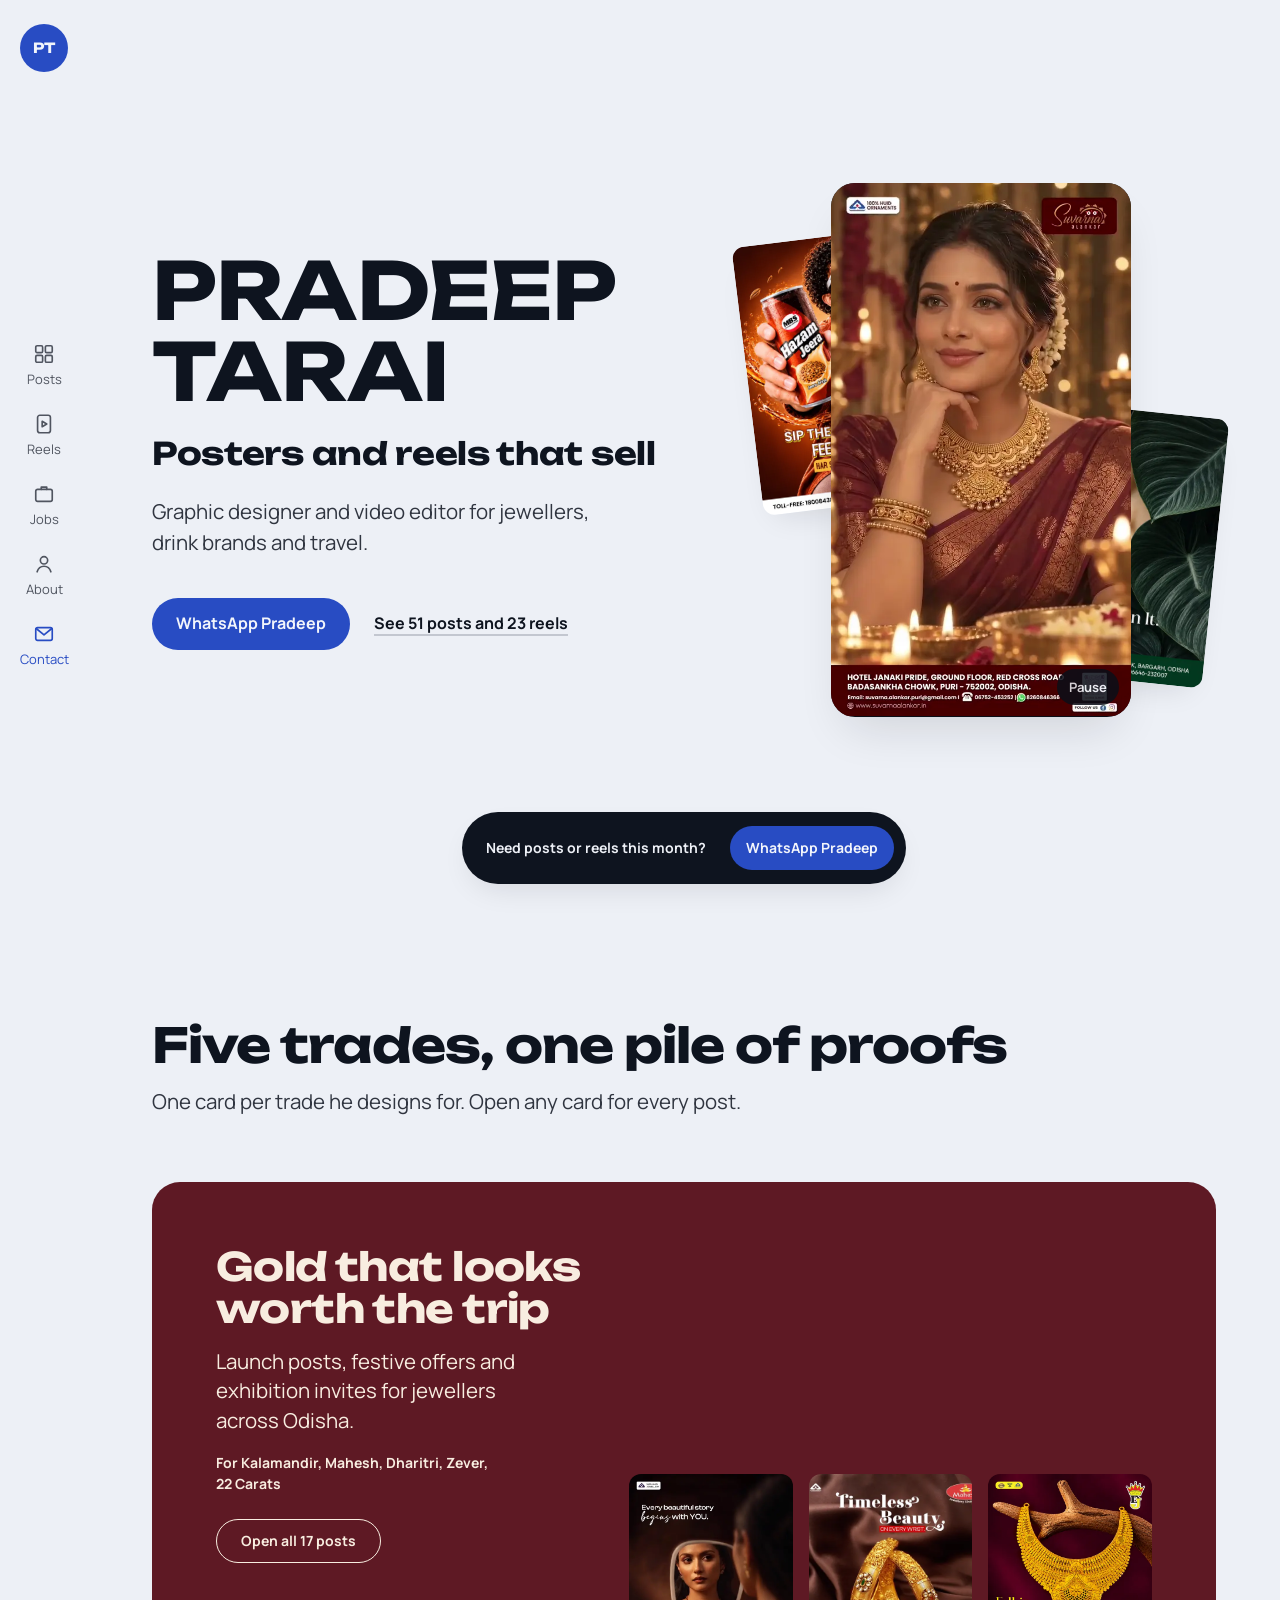
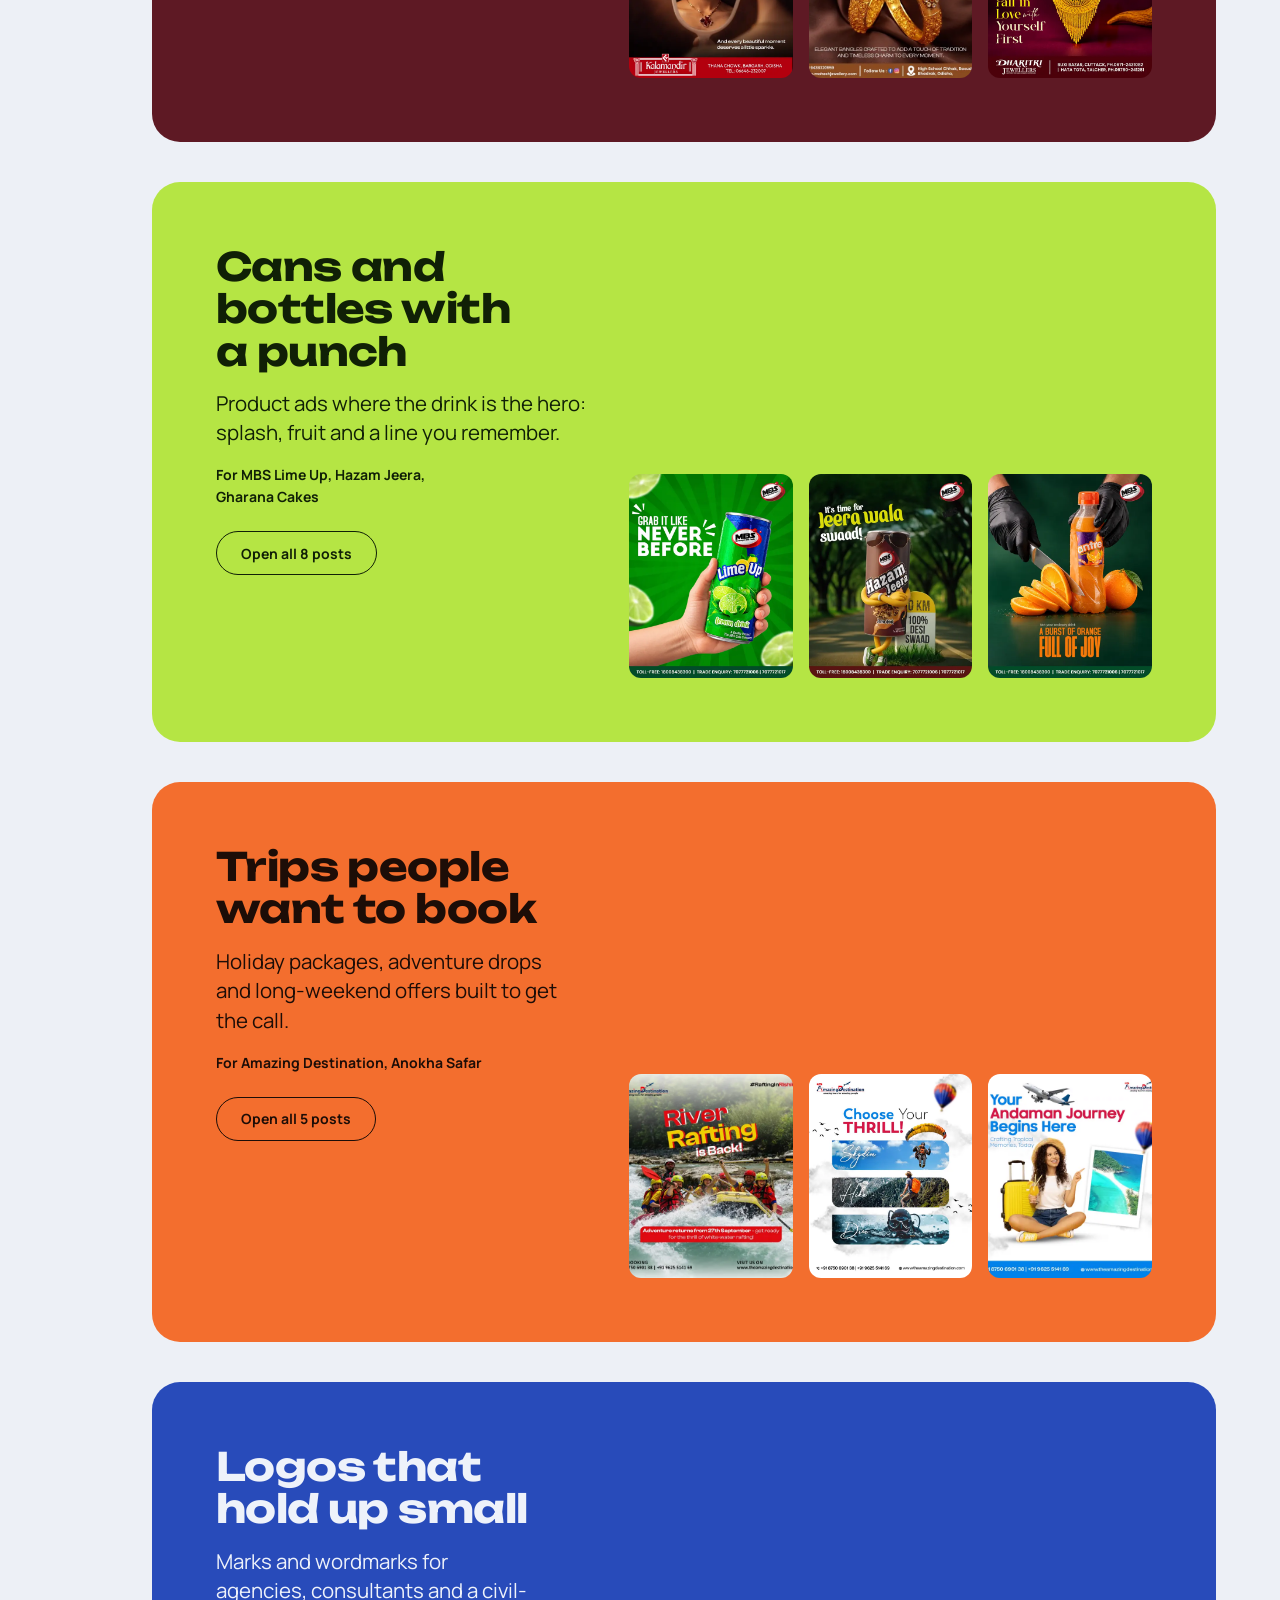
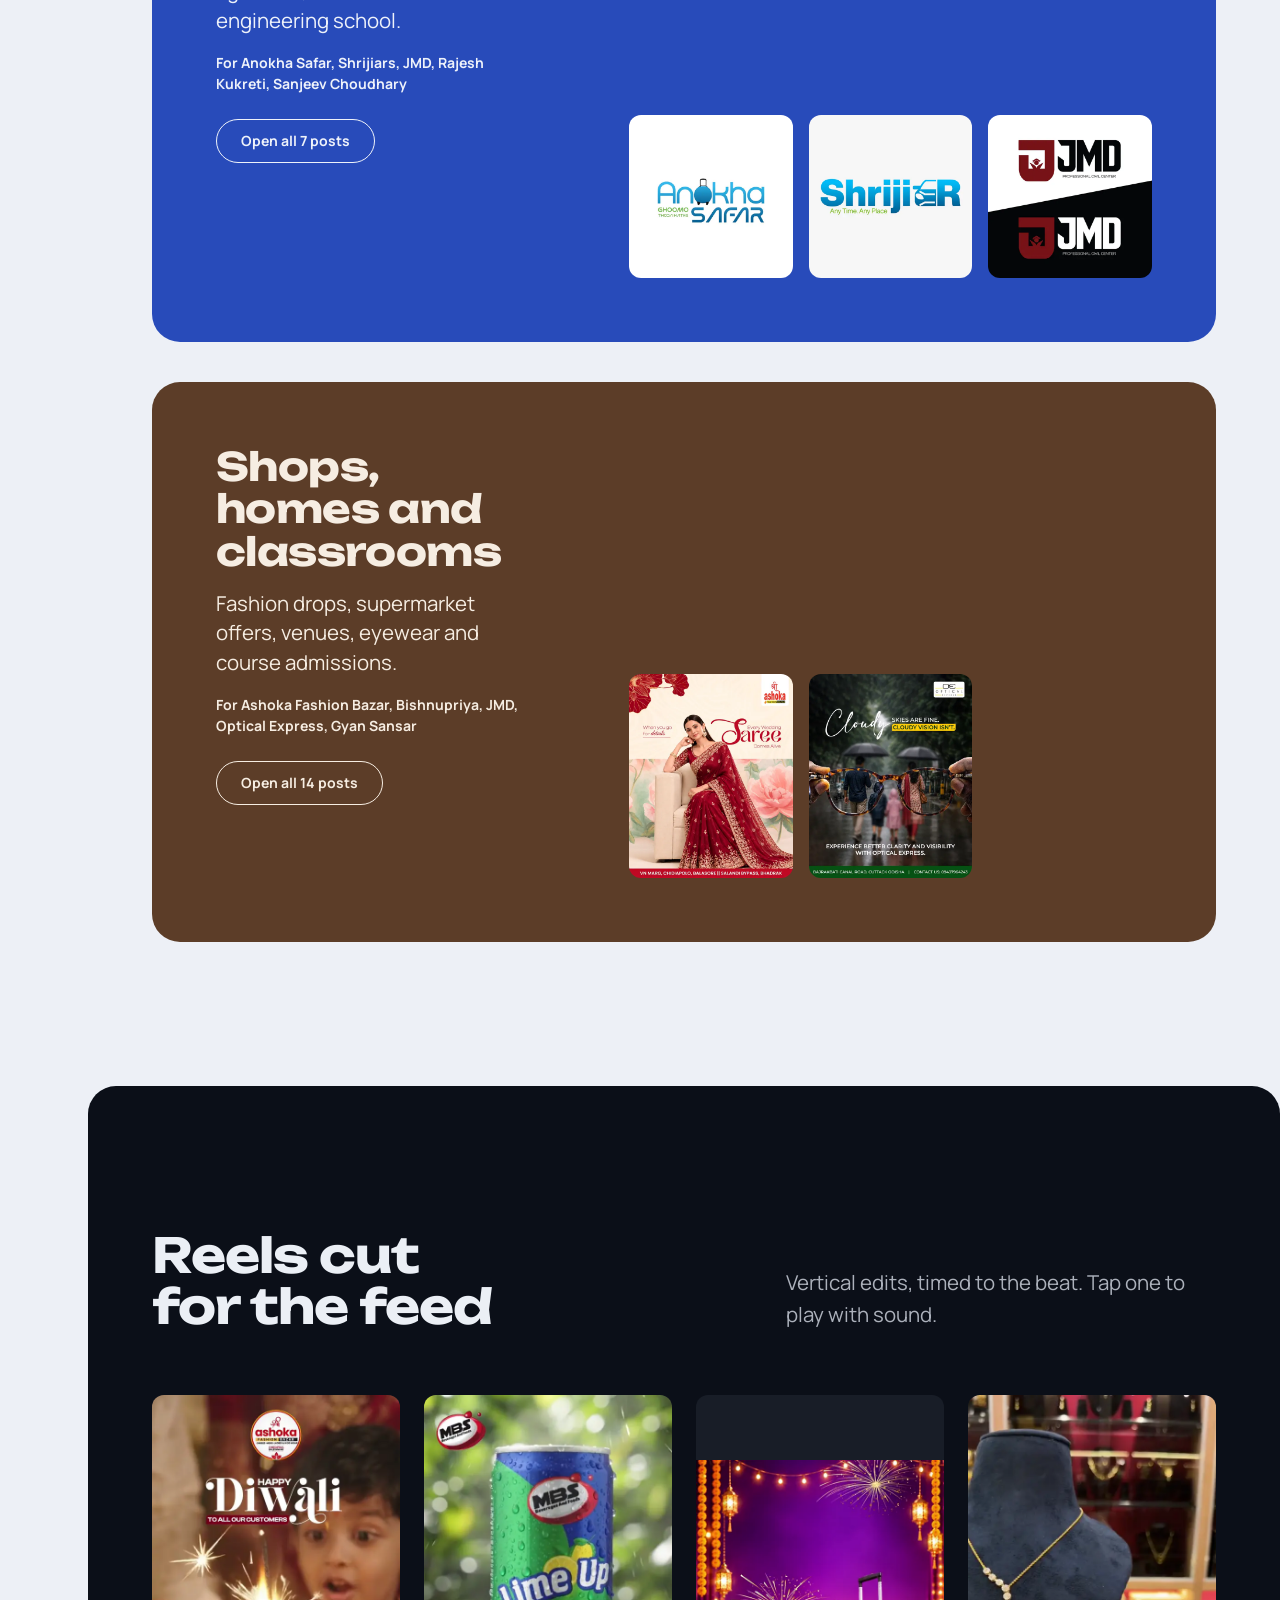
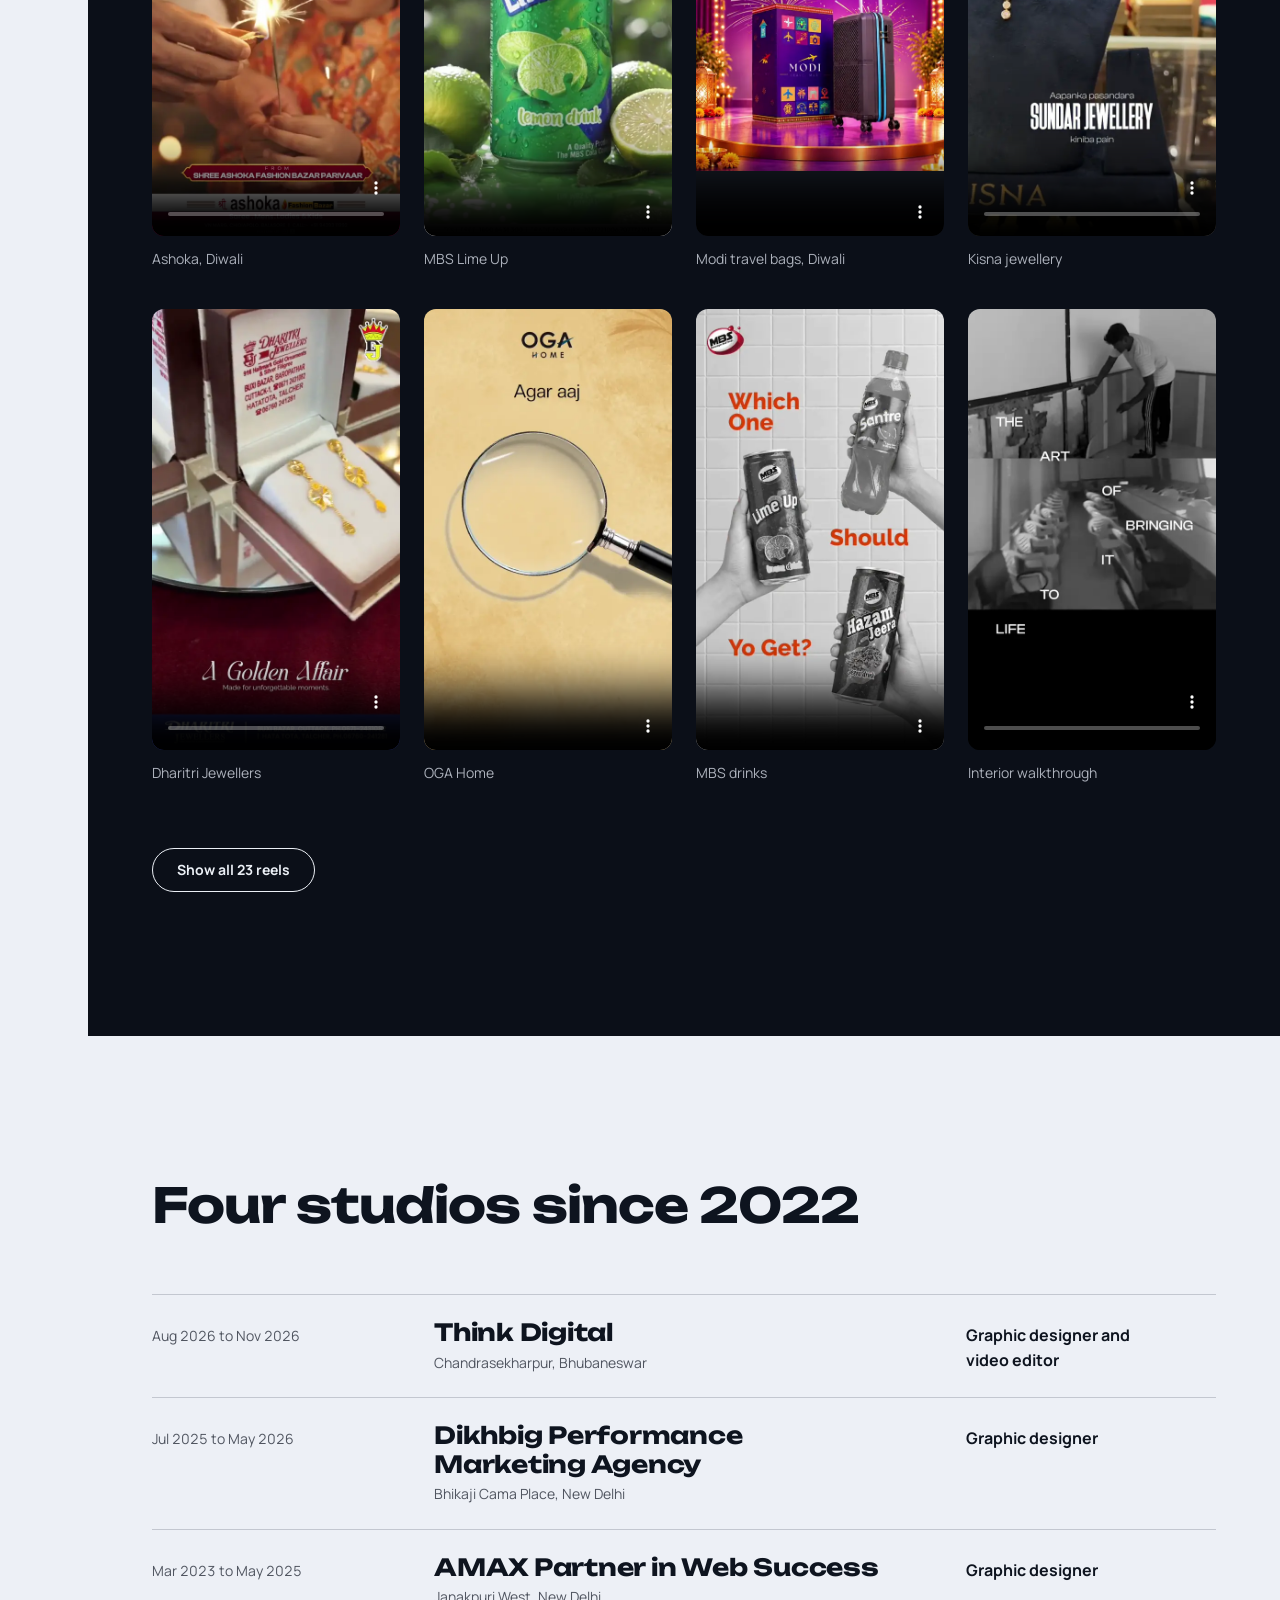
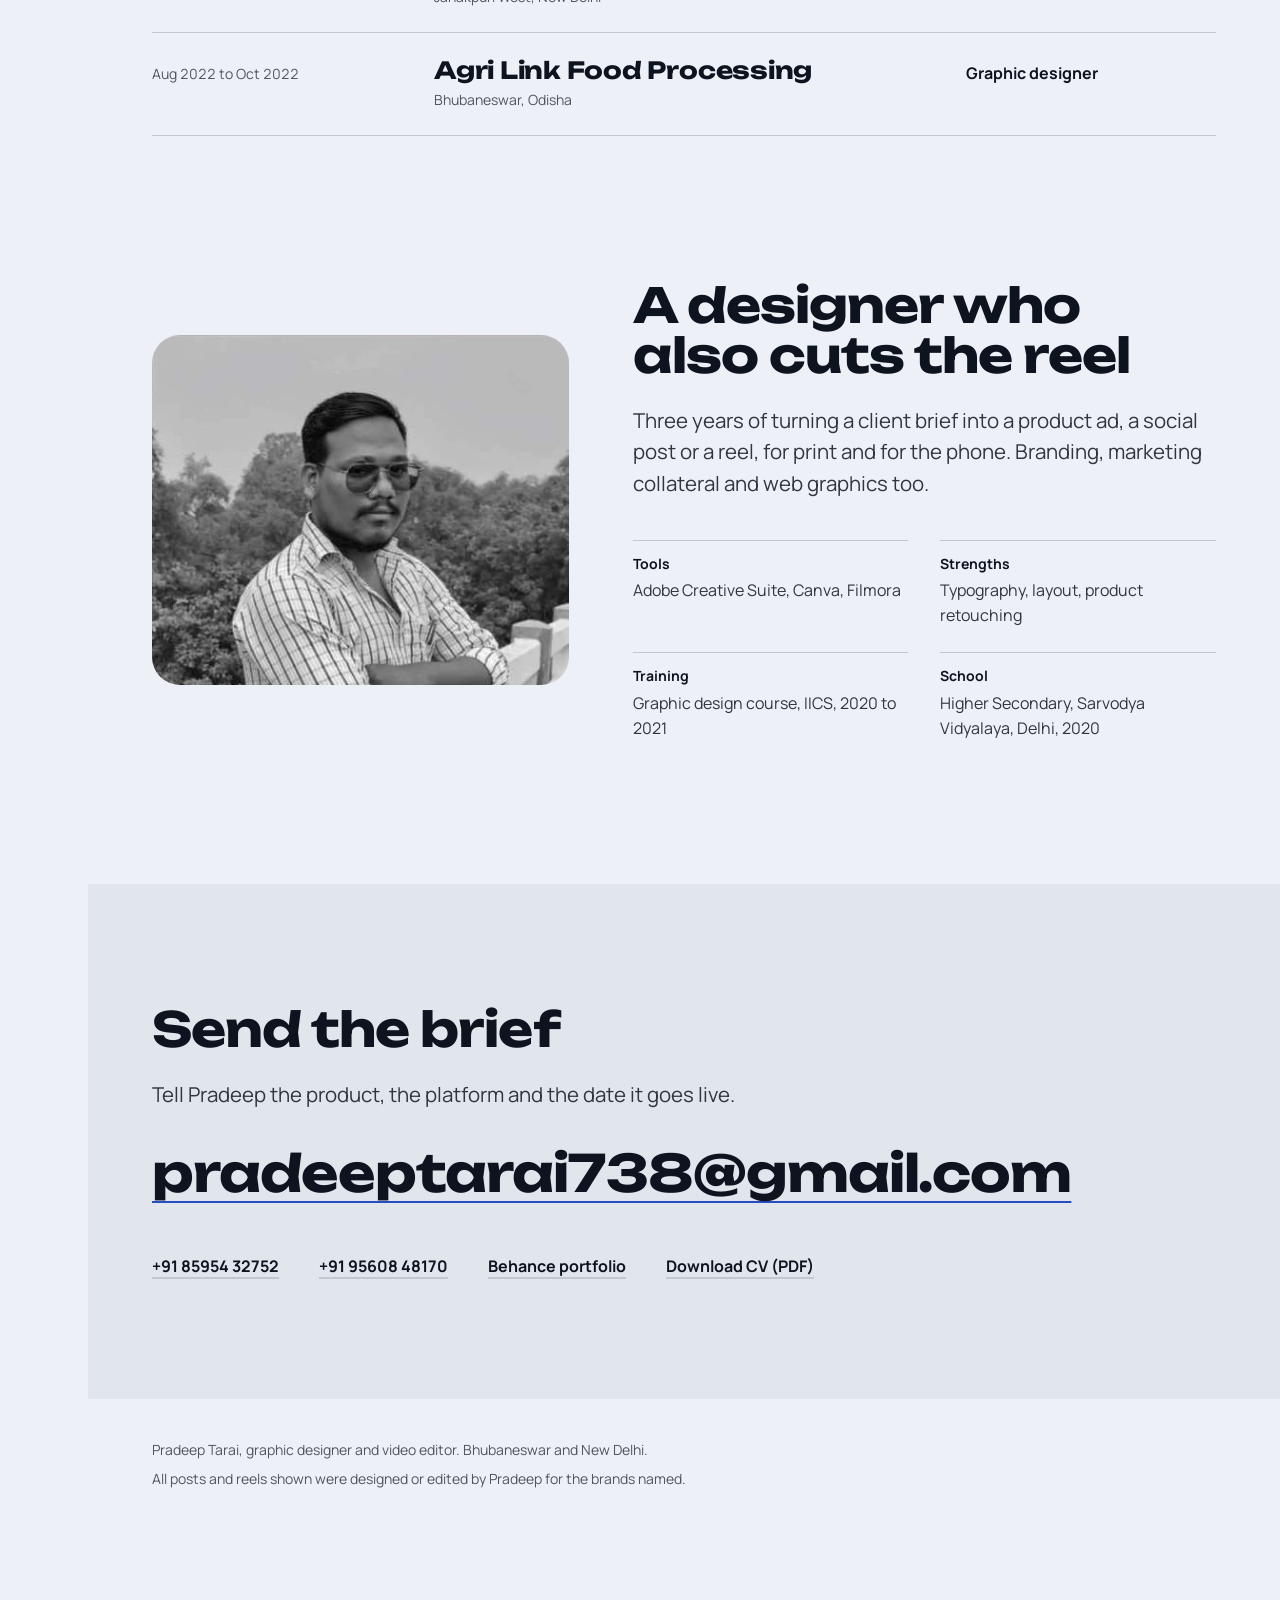
<file: index.html>
<!doctype html>
<html lang="en">
<head>
  <meta charset="utf-8">
  <meta name="viewport" content="width=device-width, initial-scale=1">
  <title>Pradeep Tarai, graphic designer and video editor</title>
  <meta name="description" content="Pradeep Tarai designs social posts, reels and logos for jewellers, drink brands, travel agencies and retailers in India.">
  <meta property="og:title" content="Pradeep Tarai, graphic designer and video editor">
  <meta property="og:description" content="Social posts, reels and logos for jewellers, drink brands and travel agencies.">
  <meta property="og:image" content="assets/work/w03.webp">
  <meta name="theme-color" content="#eef0f5">
  <link rel="icon" href="assets/favicon.svg" type="image/svg+xml">
  <link rel="preconnect" href="https://fonts.googleapis.com">
  <link rel="preconnect" href="https://fonts.gstatic.com" crossorigin>
  <link rel="stylesheet" href="https://fonts.googleapis.com/css2?family=Manrope:wght@400;700&family=Unbounded:wght@700&display=swap">
  <link rel="stylesheet" href="assets/css/site.css">
  <script>document.documentElement.classList.add('js');</script>
</head>
<body>
  <a class="skip" href="#work">Skip to the work</a>

  <nav class="rail" aria-label="Sections">
    <a class="rail__mark" href="#top" aria-label="Pradeep Tarai, back to top">PT</a>
    <ul role="list">
      <li><a href="#work"><svg viewBox="0 0 24 24" aria-hidden="true"><rect x="3" y="3" width="7.5" height="7.5" rx="1.5"/><rect x="13.5" y="3" width="7.5" height="7.5" rx="1.5"/><rect x="3" y="13.5" width="7.5" height="7.5" rx="1.5"/><rect x="13.5" y="13.5" width="7.5" height="7.5" rx="1.5"/></svg><span>Posts</span></a></li>
      <li><a href="#reels"><svg viewBox="0 0 24 24" aria-hidden="true"><rect x="5" y="2.5" width="14" height="19" rx="2.5"/><path d="M10 9l5 3-5 3z"/></svg><span>Reels</span></a></li>
      <li><a href="#experience"><svg viewBox="0 0 24 24" aria-hidden="true"><rect x="3" y="7" width="18" height="13" rx="2"/><path d="M9 7V4.5h6V7"/></svg><span>Jobs</span></a></li>
      <li><a href="#about"><svg viewBox="0 0 24 24" aria-hidden="true"><circle cx="12" cy="8" r="4"/><path d="M4.5 20.5c1.2-4 4-6 7.5-6s6.3 2 7.5 6"/></svg><span>About</span></a></li>
      <li><a href="#contact"><svg viewBox="0 0 24 24" aria-hidden="true"><rect x="3" y="5" width="18" height="14" rx="2"/><path d="M3.5 6l8.5 7 8.5-7"/></svg><span>Contact</span></a></li>
    </ul>
  </nav>

  <main id="top">
    <header class="hero container">
      <div class="hero__text">
        <h1><span class="hero__name">Pradeep Tarai</span> <span class="hero__claim">Posters and reels that sell</span></h1>
        <p class="hero__lede">Graphic designer and video editor for jewellers, drink brands and travel.</p>
        <div class="hero__actions">
          <a class="btn" href="https://wa.me/918595432752" target="_blank" rel="noopener">WhatsApp Pradeep</a>
          <a class="link" href="#work">See 51 posts and 23 reels</a>
        </div>
      </div>
      <div class="hero__stage">
        <img class="hero__poster hero__poster--a" src="assets/work/w50-s.webp" width="560" height="700" alt="" fetchpriority="high">
        <img class="hero__poster hero__poster--b" src="assets/work/w05-s.webp" width="560" height="700" alt="" fetchpriority="high">
        <figure class="hero__reel">
          <video class="hero__video" muted loop playsinline preload="metadata" poster="assets/video/reel-05.webp" width="540" height="960" aria-label="Jewellery campaign reel, playing without sound">
            <source src="assets/video/reel-05.mp4" type="video/mp4">
          </video>
          <button type="button" class="hero__pause" aria-pressed="false" hidden>Pause</button>
        </figure>
      </div>
    </header>

    <section class="work" id="work" aria-labelledby="work-h">
      <div class="container">
        <div class="section-head">
          <h2 id="work-h">Five trades, one pile of proofs</h2>
          <p>One card per trade he designs for. Open any card for every post.</p>
        </div>
        <div class="stack">

    <article class="sector sector--wine" id="jewellery" style="--i:0" aria-labelledby="jewellery-h">
      <div class="sector__text">
        <h3 id="jewellery-h">Gold that looks worth the trip</h3>
        <p class="sector__line">Launch posts, festive offers and exhibition invites for jewellers across Odisha.</p>
        <p class="sector__clients">For Kalamandir, Mahesh, Dharitri, Zever, 22 Carats</p>
        <button type="button" class="chip" data-gallery="jewellery" hidden>Open all 17 posts</button>
      </div>
      <ul class="sector__shots" role="list" aria-label="Gold that looks worth the trip, selected posts">
          <li><img class="" src="assets/work/w03-s.webp" width="560" height="700" alt="" loading="lazy" decoding="async"></li>
          <li><img class="" src="assets/work/w06-s.webp" width="560" height="560" alt="" loading="lazy" decoding="async"></li>
          <li><img class="" src="assets/work/w46-s.webp" width="560" height="700" alt="" loading="lazy" decoding="async"></li>
      </ul>
    </article>
    <article class="sector sector--lime" id="drinks" style="--i:1" aria-labelledby="drinks-h">
      <div class="sector__text">
        <h3 id="drinks-h">Cans and bottles with a punch</h3>
        <p class="sector__line">Product ads where the drink is the hero: splash, fruit and a line you remember.</p>
        <p class="sector__clients">For MBS Lime Up, Hazam Jeera, Gharana Cakes</p>
        <button type="button" class="chip" data-gallery="drinks" hidden>Open all 8 posts</button>
      </div>
      <ul class="sector__shots" role="list" aria-label="Cans and bottles with a punch, selected posts">
          <li><img class="" src="assets/work/w49-s.webp" width="560" height="700" alt="" loading="lazy" decoding="async"></li>
          <li><img class="" src="assets/work/w36-s.webp" width="560" height="700" alt="" loading="lazy" decoding="async"></li>
          <li><img class="" src="assets/work/w51-s.webp" width="560" height="700" alt="" loading="lazy" decoding="async"></li>
      </ul>
    </article>
    <article class="sector sector--orange" id="travel" style="--i:2" aria-labelledby="travel-h">
      <div class="sector__text">
        <h3 id="travel-h">Trips people want to book</h3>
        <p class="sector__line">Holiday packages, adventure drops and long-weekend offers built to get the call.</p>
        <p class="sector__clients">For Amazing Destination, Anokha Safar</p>
        <button type="button" class="chip" data-gallery="travel" hidden>Open all 5 posts</button>
      </div>
      <ul class="sector__shots" role="list" aria-label="Trips people want to book, selected posts">
          <li><img class="" src="assets/work/w12-s.webp" width="560" height="560" alt="" loading="lazy" decoding="async"></li>
          <li><img class="" src="assets/work/w16-s.webp" width="560" height="700" alt="" loading="lazy" decoding="async"></li>
          <li><img class="" src="assets/work/w07-s.webp" width="560" height="560" alt="" loading="lazy" decoding="async"></li>
      </ul>
    </article>
    <article class="sector sector--cobalt" id="identity" style="--i:3" aria-labelledby="identity-h">
      <div class="sector__text">
        <h3 id="identity-h">Logos that hold up small</h3>
        <p class="sector__line">Marks and wordmarks for agencies, consultants and a civil-engineering school.</p>
        <p class="sector__clients">For Anokha Safar, Shrijiars, JMD, Rajesh Kukreti, Sanjeev Choudhary</p>
        <button type="button" class="chip" data-gallery="identity" hidden>Open all 7 posts</button>
      </div>
      <ul class="sector__shots" role="list" aria-label="Logos that hold up small, selected posts">
          <li><img class="" src="assets/work/w17-s.webp" width="560" height="560" alt="" loading="lazy" decoding="async"></li>
          <li><img class="" src="assets/work/w18-s.webp" width="560" height="560" alt="" loading="lazy" decoding="async"></li>
          <li><img class="" src="assets/work/w34-s.webp" width="560" height="560" alt="" loading="lazy" decoding="async"></li>
      </ul>
    </article>
    <article class="sector sector--umber" id="retail" style="--i:4" aria-labelledby="retail-h">
      <div class="sector__text">
        <h3 id="retail-h">Shops, homes and classrooms</h3>
        <p class="sector__line">Fashion drops, supermarket offers, venues, eyewear and course admissions.</p>
        <p class="sector__clients">For Ashoka Fashion Bazar, Bishnupriya, JMD, Optical Express, Gyan Sansar</p>
        <button type="button" class="chip" data-gallery="retail" hidden>Open all 14 posts</button>
      </div>
      <ul class="sector__shots" role="list" aria-label="Shops, homes and classrooms, selected posts">
          <li><img class="" src="assets/work/w48-s.webp" width="560" height="700" alt="" loading="lazy" decoding="async"></li>
          <li><img class="" src="assets/work/w23-s.webp" width="560" height="700" alt="" loading="lazy" decoding="async"></li>
          <li><img class="" src="assets/work/w35-s.webp" width="560" height="700" alt="" loading="lazy" decoding="async"></li>
      </ul>
    </article>
        </div>
      </div>
    </section>

    <section class="reels" id="reels" aria-labelledby="reels-h">
      <div class="container">
        <div class="section-head section-head--split">
          <h2 id="reels-h">Reels cut for the feed</h2>
          <p>Vertical edits, timed to the beat. Tap one to play with sound.</p>
        </div>
        <ul class="reels__grid" role="list">

      <li class="reel">
        <figure>
          <div class="reel__frame">
            <video preload="none" playsinline controls poster="assets/video/reel-06.webp" width="540" height="960" aria-label="Ashoka, Diwali reel">
              <source src="assets/video/reel-06.mp4" type="video/mp4">
            </video>
          </div>
          <figcaption>Ashoka, Diwali</figcaption>
        </figure>
      </li>
      <li class="reel">
        <figure>
          <div class="reel__frame">
            <video preload="none" playsinline controls poster="assets/video/reel-18.webp" width="540" height="960" aria-label="MBS Lime Up reel">
              <source src="assets/video/reel-18.mp4" type="video/mp4">
            </video>
          </div>
          <figcaption>MBS Lime Up</figcaption>
        </figure>
      </li>
      <li class="reel">
        <figure>
          <div class="reel__frame">
            <video preload="none" playsinline controls poster="assets/video/reel-22.webp" width="540" height="676" aria-label="Modi travel bags, Diwali reel">
              <source src="assets/video/reel-22.mp4" type="video/mp4">
            </video>
          </div>
          <figcaption>Modi travel bags, Diwali</figcaption>
        </figure>
      </li>
      <li class="reel">
        <figure>
          <div class="reel__frame">
            <video preload="none" playsinline controls poster="assets/video/reel-02.webp" width="540" height="960" aria-label="Kisna jewellery reel">
              <source src="assets/video/reel-02.mp4" type="video/mp4">
            </video>
          </div>
          <figcaption>Kisna jewellery</figcaption>
        </figure>
      </li>
      <li class="reel">
        <figure>
          <div class="reel__frame">
            <video preload="none" playsinline controls poster="assets/video/reel-23.webp" width="540" height="960" aria-label="Dharitri Jewellers reel">
              <source src="assets/video/reel-23.mp4" type="video/mp4">
            </video>
          </div>
          <figcaption>Dharitri Jewellers</figcaption>
        </figure>
      </li>
      <li class="reel">
        <figure>
          <div class="reel__frame">
            <video preload="none" playsinline controls poster="assets/video/reel-07.webp" width="540" height="960" aria-label="OGA Home reel">
              <source src="assets/video/reel-07.mp4" type="video/mp4">
            </video>
          </div>
          <figcaption>OGA Home</figcaption>
        </figure>
      </li>
      <li class="reel">
        <figure>
          <div class="reel__frame">
            <video preload="none" playsinline controls poster="assets/video/reel-01.webp" width="540" height="960" aria-label="MBS drinks reel">
              <source src="assets/video/reel-01.mp4" type="video/mp4">
            </video>
          </div>
          <figcaption>MBS drinks</figcaption>
        </figure>
      </li>
      <li class="reel">
        <figure>
          <div class="reel__frame">
            <video preload="none" playsinline controls poster="assets/video/reel-17.webp" width="540" height="960" aria-label="Interior walkthrough reel">
              <source src="assets/video/reel-17.mp4" type="video/mp4">
            </video>
          </div>
          <figcaption>Interior walkthrough</figcaption>
        </figure>
      </li>
      <li class="reel" data-more>
        <figure>
          <div class="reel__frame">
            <video preload="none" playsinline controls poster="assets/video/reel-05.webp" width="540" height="960" aria-label="Jewellery campaign reel">
              <source src="assets/video/reel-05.mp4" type="video/mp4">
            </video>
          </div>
          <figcaption>Jewellery campaign</figcaption>
        </figure>
      </li>
      <li class="reel" data-more>
        <figure>
          <div class="reel__frame">
            <video preload="none" playsinline controls poster="assets/video/reel-20.webp" width="540" height="676" aria-label="Jaihind Jewellers reel">
              <source src="assets/video/reel-20.mp4" type="video/mp4">
            </video>
          </div>
          <figcaption>Jaihind Jewellers</figcaption>
        </figure>
      </li>
      <li class="reel" data-more>
        <figure>
          <div class="reel__frame">
            <video preload="none" playsinline controls poster="assets/video/reel-21.webp" width="540" height="960" aria-label="MBS Lime Up reel">
              <source src="assets/video/reel-21.mp4" type="video/mp4">
            </video>
          </div>
          <figcaption>MBS Lime Up</figcaption>
        </figure>
      </li>
      <li class="reel" data-more>
        <figure>
          <div class="reel__frame">
            <video preload="none" playsinline controls poster="assets/video/reel-19.webp" width="540" height="960" aria-label="Modi travel bags reel">
              <source src="assets/video/reel-19.mp4" type="video/mp4">
            </video>
          </div>
          <figcaption>Modi travel bags</figcaption>
        </figure>
      </li>
      <li class="reel" data-more>
        <figure>
          <div class="reel__frame">
            <video preload="none" playsinline controls poster="assets/video/reel-03.webp" width="540" height="960" aria-label="Talking-head edit reel">
              <source src="assets/video/reel-03.mp4" type="video/mp4">
            </video>
          </div>
          <figcaption>Talking-head edit</figcaption>
        </figure>
      </li>
      <li class="reel" data-more>
        <figure>
          <div class="reel__frame">
            <video preload="none" playsinline controls poster="assets/video/reel-04.webp" width="540" height="960" aria-label="JMD import and export reel">
              <source src="assets/video/reel-04.mp4" type="video/mp4">
            </video>
          </div>
          <figcaption>JMD import and export</figcaption>
        </figure>
      </li>
      <li class="reel" data-more>
        <figure>
          <div class="reel__frame">
            <video preload="none" playsinline controls poster="assets/video/reel-08.webp" width="540" height="960" aria-label="Shrijiars reel">
              <source src="assets/video/reel-08.mp4" type="video/mp4">
            </video>
          </div>
          <figcaption>Shrijiars</figcaption>
        </figure>
      </li>
      <li class="reel" data-more>
        <figure>
          <div class="reel__frame">
            <video preload="none" playsinline controls poster="assets/video/reel-09.webp" width="540" height="960" aria-label="Shrijiars Urbania reel">
              <source src="assets/video/reel-09.mp4" type="video/mp4">
            </video>
          </div>
          <figcaption>Shrijiars Urbania</figcaption>
        </figure>
      </li>
      <li class="reel" data-more>
        <figure>
          <div class="reel__frame">
            <video preload="none" playsinline controls poster="assets/video/reel-13.webp" width="540" height="540" aria-label="Shrijiars reel">
              <source src="assets/video/reel-13.mp4" type="video/mp4">
            </video>
          </div>
          <figcaption>Shrijiars</figcaption>
        </figure>
      </li>
      <li class="reel" data-more>
        <figure>
          <div class="reel__frame">
            <video preload="none" playsinline controls poster="assets/video/reel-10.webp" width="540" height="960" aria-label="Dikhbig reel">
              <source src="assets/video/reel-10.mp4" type="video/mp4">
            </video>
          </div>
          <figcaption>Dikhbig</figcaption>
        </figure>
      </li>
      <li class="reel" data-more>
        <figure>
          <div class="reel__frame">
            <video preload="none" playsinline controls poster="assets/video/reel-11.webp" width="540" height="960" aria-label="Dikhbig, Google Ads reel">
              <source src="assets/video/reel-11.mp4" type="video/mp4">
            </video>
          </div>
          <figcaption>Dikhbig, Google Ads</figcaption>
        </figure>
      </li>
      <li class="reel" data-more>
        <figure>
          <div class="reel__frame">
            <video preload="none" playsinline controls poster="assets/video/reel-12.webp" width="540" height="960" aria-label="Dikhbig, search reel">
              <source src="assets/video/reel-12.mp4" type="video/mp4">
            </video>
          </div>
          <figcaption>Dikhbig, search</figcaption>
        </figure>
      </li>
      <li class="reel" data-more>
        <figure>
          <div class="reel__frame">
            <video preload="none" playsinline controls poster="assets/video/reel-14.webp" width="540" height="960" aria-label="Dikhbig reel">
              <source src="assets/video/reel-14.mp4" type="video/mp4">
            </video>
          </div>
          <figcaption>Dikhbig</figcaption>
        </figure>
      </li>
      <li class="reel" data-more>
        <figure>
          <div class="reel__frame">
            <video preload="none" playsinline controls poster="assets/video/reel-15.webp" width="540" height="960" aria-label="Optical Express reel">
              <source src="assets/video/reel-15.mp4" type="video/mp4">
            </video>
          </div>
          <figcaption>Optical Express</figcaption>
        </figure>
      </li>
      <li class="reel" data-more>
        <figure>
          <div class="reel__frame">
            <video preload="none" playsinline controls poster="assets/video/reel-16.webp" width="540" height="960" aria-label="Furniture spot reel">
              <source src="assets/video/reel-16.mp4" type="video/mp4">
            </video>
          </div>
          <figcaption>Furniture spot</figcaption>
        </figure>
      </li>
        </ul>
        <button type="button" class="chip chip--dark reels__more" hidden aria-expanded="false">Show all 23 reels</button>
      </div>
    </section>

    <section class="experience container" id="experience" aria-labelledby="exp-h">
      <h2 id="exp-h">Four studios since 2022</h2>
      <ol class="roles" role="list" reversed>

        <li class="role">
          <p class="role__when num"><time>Aug 2026</time> to <time>Nov 2026</time></p>
          <div>
            <h3 class="role__co">Think Digital</h3>
            <p class="role__place">Chandrasekharpur, Bhubaneswar</p>
          </div>
          <p class="role__title">Graphic designer and video editor</p>
        </li>
        <li class="role">
          <p class="role__when num"><time>Jul 2025</time> to <time>May 2026</time></p>
          <div>
            <h3 class="role__co">Dikhbig Performance Marketing Agency</h3>
            <p class="role__place">Bhikaji Cama Place, New Delhi</p>
          </div>
          <p class="role__title">Graphic designer</p>
        </li>
        <li class="role">
          <p class="role__when num"><time>Mar 2023</time> to <time>May 2025</time></p>
          <div>
            <h3 class="role__co">AMAX Partner in Web Success</h3>
            <p class="role__place">Janakpuri West, New Delhi</p>
          </div>
          <p class="role__title">Graphic designer</p>
        </li>
        <li class="role">
          <p class="role__when num"><time>Aug 2022</time> to <time>Oct 2022</time></p>
          <div>
            <h3 class="role__co">Agri Link Food Processing</h3>
            <p class="role__place">Bhubaneswar, Odisha</p>
          </div>
          <p class="role__title">Graphic designer</p>
        </li>
      </ol>
    </section>

    <section class="about container" id="about" aria-labelledby="about-h">
      <figure class="about__photo">
        <img src="assets/pradeep.webp" width="438" height="368" alt="Pradeep Tarai, outdoors in a checked shirt and sunglasses" loading="lazy" decoding="async">
      </figure>
      <div class="about__text">
        <h2 id="about-h">A designer who also cuts the reel</h2>
        <p>Three years of turning a client brief into a product ad, a social post or a reel, for print and for the phone. Branding, marketing collateral and web graphics too.</p>
        <dl class="facts">
          <div><dt>Tools</dt><dd>Adobe Creative Suite, Canva, Filmora</dd></div>
          <div><dt>Strengths</dt><dd>Typography, layout, product retouching</dd></div>
          <div><dt>Training</dt><dd>Graphic design course, IICS, 2020 to 2021</dd></div>
          <div><dt>School</dt><dd>Higher Secondary, Sarvodya Vidyalaya, Delhi, 2020</dd></div>
        </dl>
      </div>
    </section>

    <section class="contact" id="contact" aria-labelledby="contact-h">
      <div class="container contact__inner">
        <h2 id="contact-h">Send the brief</h2>
        <p class="contact__lede">Tell Pradeep the product, the platform and the date it goes live.</p>
        <a class="contact__mail" href="mailto:pradeeptarai738@gmail.com">pradeeptarai738@gmail.com</a>
        <ul class="contact__list" role="list">
          <li><a href="tel:+918595432752">+91 85954 32752</a></li>
          <li><a href="tel:+919560848170">+91 95608 48170</a></li>
          <li><a href="https://www.behance.net/pradeeptarai" target="_blank" rel="noopener">Behance portfolio</a></li>
          <li><a href="assets/Pradeep-Tarai-CV.pdf" download>Download CV (PDF)</a></li>
        </ul>
      </div>
    </section>
  </main>

  <footer class="foot container">
    <p>Pradeep Tarai, graphic designer and video editor. Bhubaneswar and New Delhi.</p>
    <p>All posts and reels shown were designed or edited by Pradeep for the brands named.</p>
  </footer>

  <aside class="dock" aria-label="Hire Pradeep">
    <p class="dock__text">Need posts or reels this month?</p>
    <a class="btn btn--small" href="https://wa.me/918595432752" target="_blank" rel="noopener">WhatsApp Pradeep</a>
  </aside>

  <dialog class="gallery" aria-labelledby="gallery-h">
    <div class="gallery__bar">
      <h2 id="gallery-h" class="gallery__title"></h2>
      <button type="button" class="gallery__close" aria-label="Close gallery">Close</button>
    </div>
    <ul class="gallery__grid" role="list"></ul>
  </dialog>

  <script>window.GALLERY = {"jewellery": {"title": "Gold that looks worth the trip", "items": [[3, 560, 700], [4, 560, 560], [5, 560, 700], [6, 560, 560], [9, 560, 700], [21, 560, 700], [25, 560, 700], [32, 560, 700], [41, 560, 700], [43, 560, 700], [44, 560, 700], [46, 560, 700], [28, 560, 700], [30, 560, 746], [31, 560, 746], [37, 560, 746], [1, 560, 700]]}, "drinks": {"title": "Cans and bottles with a punch", "items": [[49, 560, 700], [50, 560, 700], [36, 560, 700], [40, 560, 700], [51, 560, 700], [24, 560, 700], [19, 560, 700], [2, 560, 700]]}, "travel": {"title": "Trips people want to book", "items": [[12, 560, 560], [11, 560, 560], [16, 560, 700], [7, 560, 560], [15, 560, 674]]}, "identity": {"title": "Logos that hold up small", "items": [[17, 560, 560], [18, 560, 560], [33, 560, 560], [34, 560, 560], [13, 560, 560], [14, 560, 560], [10, 560, 234]]}, "retail": {"title": "Shops, homes and classrooms", "items": [[48, 560, 700], [42, 560, 700], [38, 560, 700], [26, 560, 700], [29, 560, 700], [27, 560, 700], [23, 560, 700], [20, 560, 560], [35, 560, 700], [39, 560, 700], [45, 560, 746], [47, 560, 700], [8, 560, 560], [22, 560, 700]]}};</script>
  <script src="assets/js/site.js" defer></script>
</body>
</html>
</file>
<file: assets/css/site.css>
/* Hallmark · shape: proof stack, sector cards that pile up on scroll · genre: editorial · theme: custom · job: hire · idea: "the portfolio is a pile of client proofs, one coloured card per trade, stacking as you scroll" · vibe: "bold, saturated, poster-loud, Indian retail energy"
 * paper: oklch(95.5% 0.008 265) · accent: oklch(47% 0.19 266), the blue of his CV · display: Unbounded · body: Manrope · hero: name and claim left, a live reel fanned with two posters right · nav: fixed icon rail on the left, a hire dock at the bottom (from the client's reference) · footer: two plain lines · imagery: the user's own posters and reels · signature: the five sector cards stacking like proofs
 * axes: light/grotesk-heavy/chromatic-blue · posture: full palette (wine, lime, orange, cobalt, umber sector cards; night for reels) · contrast: pass · fold: pass · v2.0.0 */
/* Hallmark · pre-emit critique: P4 H4 E4 S5 R4 V4 · weakest: P, a portfolio grid is the expected page; the stacking sector cards and a live reel in the hero carry the argument instead */
/* Hallmark · dismissed 41 · the chip hover inverts the card, its ink becomes the fill and the card colour the label */
/* Hallmark · dismissed F7 · the pill shapes are all controls: skip link, pause button, mark link and the hire dock bar */
/* Hallmark · answered F15 · sector cards keep a tighter inner gap than page sections, the about split takes a wider one around the photo */
/* Hallmark · answered F4 · the dark pause button is a media control inside the reel frame, not a second call to action */
/* Hallmark · waive 83 · gallery of the user's own posts and reels · a designer's portfolio is the work itself, every picture is Pradeep's */
@import url("./tokens.css");
@import url("./base.css");

:root { --rail: 88px; --dock-h: 72px; }

body { padding-bottom: calc(var(--dock-h) + var(--space-lg)); }
@media (min-width: 60rem) { body { padding-left: var(--rail); } }

.skip { position: absolute; left: var(--space-md); top: var(--space-md); z-index: var(--z-toast); padding: var(--space-xs) var(--space-md); background: var(--color-ink); color: var(--color-paper); border-radius: var(--radius-pill); transform: translateY(-200%); }
.skip:focus-visible { transform: none; }

/* ---------- Rail ---------- */
.rail { display: none; }
@media (min-width: 60rem) {
  .rail { position: fixed; z-index: var(--z-sticky-nav); left: 0; top: 0; bottom: 0; width: var(--rail); display: flex; flex-direction: column; align-items: center; padding-block: var(--space-lg); gap: var(--space-2xl); }
  .rail ul { list-style: none; margin: 0; padding: 0; display: flex; flex-direction: column; gap: var(--space-xs); margin-block: auto; }
}
.rail__mark { display: grid; place-items: center; width: 48px; height: 48px; border-radius: var(--radius-pill); background: var(--color-accent); color: var(--color-accent-ink); font-family: var(--font-display); font-weight: 700; font-size: var(--text-sm); text-decoration: none; transition: background-color var(--dur-micro) var(--ease-out); }
.rail__mark:hover { background: var(--color-accent-hover); }
.rail a:not(.rail__mark) { display: flex; flex-direction: column; align-items: center; gap: var(--space-2xs); width: 64px; padding-block: var(--space-xs); border-radius: var(--space-sm); color: var(--color-muted); text-decoration: none; font-size: var(--text-xs); transition: color var(--dur-micro) var(--ease-out), background-color var(--dur-micro) var(--ease-out); }
.rail a:not(.rail__mark):hover { color: var(--color-ink); background: var(--color-paper-2); }
.rail a[aria-current="true"] { color: var(--color-accent); }
.rail svg { width: 22px; height: 22px; fill: none; stroke: currentColor; stroke-width: 1.8; stroke-linejoin: round; stroke-linecap: round; flex-shrink: 0; }

/* ---------- Buttons ---------- */
.btn { display: inline-flex; align-items: center; justify-content: center; min-height: 52px; padding-inline: var(--space-lg); border-radius: var(--radius-pill); background: var(--color-accent); color: var(--color-accent-ink); font-weight: 700; text-decoration: none; white-space: nowrap; transition: background-color var(--dur-micro) var(--ease-out), transform var(--dur-micro) var(--ease-out); }
.btn:hover { background: var(--color-accent-hover); }
.btn:active { transform: translateY(1px); }
.btn--small { min-height: 44px; padding-inline: var(--space-md); font-size: var(--text-sm); }
.link { font-weight: 700; color: var(--color-ink); text-decoration: underline; text-decoration-color: var(--color-rule); text-decoration-thickness: 2px; text-underline-offset: 0.3em; transition: text-decoration-color var(--dur-micro) var(--ease-out); }
.link:hover { text-decoration-color: var(--color-accent); }
.chip { display: inline-flex; align-items: center; min-height: 44px; padding-inline: var(--space-lg); border: 1.5px solid currentColor; border-radius: var(--radius-pill); background: transparent; color: inherit; font-weight: 700; font-size: var(--text-sm); cursor: pointer; transition: background-color var(--dur-micro) var(--ease-out), color var(--dur-micro) var(--ease-out); }
.chip:hover { background: var(--chip-hover-bg, var(--color-ink)); color: var(--chip-hover-ink, var(--color-paper)); }
.chip:active { transform: translateY(1px); }
button:disabled { opacity: 0.55; cursor: not-allowed; }

/* ---------- Hero ---------- */
.hero { display: grid; grid-template-columns: minmax(0, 6fr) minmax(0, 5fr); align-items: center; gap: var(--gap-columns); min-height: min(100svh, 900px); padding-block: var(--space-2xl); }
.hero h1 { display: flex; flex-direction: column; gap: var(--space-lg); max-width: none; }
.hero__name { font-size: clamp(3rem, 6.2vw, 6.25rem); line-height: 1.02; letter-spacing: -0.01em; text-transform: uppercase; color: var(--color-ink); }
.hero__claim { font-size: var(--text-2xl); line-height: 1.15; letter-spacing: -0.01em; max-width: 18ch; color: var(--color-ink); }
.hero__lede { margin-top: var(--space-lg); font-size: var(--text-lead); line-height: 1.5; color: var(--color-ink-2); max-width: 40ch; }
.hero__actions { margin-top: var(--space-xl); display: flex; flex-wrap: wrap; align-items: center; gap: var(--space-lg); }
.hero__stage { position: relative; display: grid; place-items: center; min-height: 600px; }
.hero__reel { position: relative; z-index: var(--z-raised); margin: 0; width: min(300px, 70%); aspect-ratio: 9 / 16; border-radius: var(--space-lg); overflow: hidden; background: var(--color-night); color: var(--color-night-ink); box-shadow: 0 24px 48px -16px var(--color-shadow); }
.hero__video { width: 100%; height: 100%; object-fit: cover; }
.hero__pause { position: absolute; right: var(--space-sm); bottom: var(--space-sm); min-height: 36px; padding-inline: var(--space-sm); border: 0; border-radius: var(--radius-pill); background: var(--color-night); color: var(--color-night-ink); font-size: var(--text-xs); font-weight: 700; cursor: pointer; opacity: 0.86; transition: opacity var(--dur-micro) var(--ease-out); }
.hero__pause:hover { opacity: 1; }
.hero__poster { position: absolute; width: min(240px, 46%); height: auto; border-radius: var(--radius-shot); box-shadow: 0 16px 32px -16px var(--color-shadow); }
.hero__poster--a { left: 0; top: 14%; transform: rotate(-7deg); }
.hero__poster--b { right: 0; bottom: 12%; transform: rotate(6deg); }

@media (max-width: 60rem) {
  .hero { grid-template-columns: minmax(0, 1fr); min-height: auto; padding-top: var(--space-xl); }
  .hero__stage { min-height: 520px; }
}
@media (max-width: 40rem) {
  .hero__stage { min-height: 440px; }
  .hero__reel { width: 220px; }
  .hero__poster { width: 150px; }
}

/* ---------- Section heads ---------- */
.section-head { display: grid; gap: var(--space-md); margin-bottom: var(--space-2xl); }
.section-head h2, .experience h2, .about h2 { font-size: var(--text-section); line-height: 1.05; letter-spacing: -0.02em; max-width: 20ch; }
.section-head p { font-size: var(--text-lead); color: var(--color-ink-2); max-width: 52ch; }
@media (min-width: 60rem) {
  .section-head--split { grid-template-columns: minmax(0, 7fr) minmax(0, 5fr); align-items: end; gap: var(--gap-columns); }
}

/* ---------- Work: stacking sector cards ---------- */
.work { padding-top: var(--section-gap-s); padding-bottom: var(--section-gap); }
.stack { display: grid; gap: var(--space-xl); }
.sector { --ink: var(--color-paper); display: grid; grid-template-columns: minmax(0, 5fr) minmax(0, 7fr); gap: var(--space-xl); align-items: end; padding: var(--space-2xl); border-radius: var(--radius-card); background: var(--bg); color: var(--ink); transform-origin: 50% 0; --chip-hover-bg: var(--ink); --chip-hover-ink: var(--bg); }
.sector--wine { --bg: var(--color-wine); --ink: var(--color-wine-ink); }
.sector--lime { --bg: var(--color-lime); --ink: var(--color-lime-ink); }
.sector--orange { --bg: var(--color-orange); --ink: var(--color-orange-ink); }
.sector--cobalt { --bg: var(--color-cobalt); --ink: var(--color-cobalt-ink); }
.sector--umber { --bg: var(--color-umber); --ink: var(--color-umber-ink); }
.sector__text { display: grid; gap: var(--space-md); align-self: start; justify-items: start; }
.sector h3 { font-size: var(--text-3xl); line-height: 1.08; letter-spacing: -0.015em; max-width: 14ch; }
.sector__line { font-size: var(--text-lead); line-height: 1.45; max-width: 34ch; }
.sector__clients { font-size: var(--text-sm); font-weight: 700; max-width: 34ch; }
.sector .chip { margin-top: var(--space-xs); }
.sector__shots { list-style: none; margin: 0; padding: 0; display: grid; grid-template-columns: repeat(3, minmax(0, 1fr)); gap: var(--space-md); align-items: end; }
.sector__shots img { width: 100%; aspect-ratio: 4 / 5; object-fit: cover; border-radius: var(--radius-shot); }
.sector--cobalt .sector__shots img { aspect-ratio: 1; }

@media (min-width: 60rem) and (min-height: 680px) {
  .sector { position: sticky; top: calc(var(--space-xl) + var(--i) * var(--space-md)); min-height: min(560px, 74svh); }
}
@media (max-width: 60rem) {
  .sector { grid-template-columns: minmax(0, 1fr); padding: var(--space-xl) var(--space-lg); }
  .sector__shots { gap: var(--space-sm); }
}

/* ---------- Reels ---------- */
.reels { background: var(--color-night); color: var(--color-night-ink); padding-block: var(--section-gap); border-radius: var(--radius-card) var(--radius-card) 0 0; }
.reels .section-head p { color: var(--color-night-muted); }
.reels__grid { list-style: none; margin: 0; padding: 0; display: grid; grid-template-columns: repeat(4, minmax(0, 1fr)); gap: var(--space-xl) var(--space-lg); }
.reel figure { margin: 0; display: grid; gap: var(--space-sm); }
.reel__frame { aspect-ratio: 9 / 16; border-radius: var(--radius-shot); overflow: hidden; background: var(--color-night-2); }
.reel video { width: 100%; height: 100%; object-fit: contain; }
.reel figcaption { font-size: var(--text-sm); color: var(--color-night-muted); }
.js .reels.is-collapsed .reel[data-more] { display: none; }
.reels__more { margin-top: var(--space-2xl); --chip-hover-bg: var(--color-night-ink); --chip-hover-ink: var(--color-night); }
@media (max-width: 60rem) { .reels__grid { grid-template-columns: repeat(2, minmax(0, 1fr)); } }

/* ---------- Experience ---------- */
.experience { padding-top: var(--section-gap); }
.roles { list-style: none; margin: var(--space-2xl) 0 0; padding: 0; }
.role { display: grid; grid-template-columns: minmax(0, 3fr) minmax(0, 6fr) minmax(0, 3fr); gap: var(--gap-columns); align-items: baseline; padding-block: var(--space-lg); border-top: var(--rule-hair) solid var(--color-rule); }
.role:last-child { border-bottom: var(--rule-hair) solid var(--color-rule); }
.role__when { color: var(--color-muted); font-size: var(--text-sm); }
.role__co { font-size: var(--text-title); line-height: 1.2; letter-spacing: -0.01em; }
.role__place { color: var(--color-muted); font-size: var(--text-sm); margin-top: var(--space-2xs); }
.role__title { font-weight: 700; }
@media (max-width: 40rem) { .role { grid-template-columns: minmax(0, 1fr); gap: var(--space-2xs); } }

/* ---------- About ---------- */
.about { display: grid; grid-template-columns: minmax(0, 5fr) minmax(0, 7fr); gap: var(--space-2xl); align-items: center; padding-top: var(--section-gap); }
.about__photo { margin: 0; }
.about__photo img { width: 100%; border-radius: var(--radius-card); }
.about__text { display: grid; gap: var(--space-lg); }
.about__text > p { font-size: var(--text-lead); color: var(--color-ink-2); max-width: 48ch; }
.facts { margin: var(--space-md) 0 0; display: grid; grid-template-columns: repeat(2, minmax(0, 1fr)); gap: var(--space-lg) var(--gap-columns); }
.facts div { border-top: var(--rule-hair) solid var(--color-rule); padding-top: var(--space-sm); }
.facts dt { font-weight: 700; font-size: var(--text-sm); }
.facts dd { margin: var(--space-2xs) 0 0; color: var(--color-ink-2); }
@media (max-width: 60rem) { .about { grid-template-columns: minmax(0, 1fr); } .about__photo { max-width: 420px; } }
@media (max-width: 40rem) { .facts { grid-template-columns: minmax(0, 1fr); } }

/* ---------- Contact ---------- */
.contact { margin-top: var(--section-gap); padding-block: var(--section-gap-s); background: var(--color-paper-2); }
.contact__inner { display: grid; gap: var(--space-lg); justify-items: start; }
.contact h2 { font-size: var(--text-section); line-height: 1.05; letter-spacing: -0.02em; }
.contact__lede { font-size: var(--text-lead); color: var(--color-ink-2); }
.contact__mail { font-family: var(--font-display); font-weight: 700; font-size: clamp(1.15rem, 4vw, 3.25rem); letter-spacing: -0.02em; color: var(--color-ink); text-decoration: underline; text-decoration-color: var(--color-accent); text-decoration-thickness: 2px; text-underline-offset: 0.18em; overflow-wrap: break-word; min-width: 0; max-width: 100%; transition: color var(--dur-micro) var(--ease-out); }
.contact__mail:hover { color: var(--color-accent); }
.contact__list { list-style: none; margin: var(--space-md) 0 0; padding: 0; display: flex; flex-wrap: wrap; gap: var(--space-sm) var(--space-xl); }
.contact__list a { font-weight: 700; text-decoration-color: var(--color-rule); text-decoration-thickness: 2px; text-underline-offset: 0.3em; transition: text-decoration-color var(--dur-micro) var(--ease-out); }
.contact__list a:hover { text-decoration-color: var(--color-accent); }

/* ---------- Footer ---------- */
.foot { display: grid; gap: var(--space-xs); padding-block: var(--space-xl); font-size: var(--text-sm); color: var(--color-muted); }

/* ---------- Hire dock ---------- */
.dock { position: fixed; z-index: var(--z-sticky-nav); left: 50%; bottom: var(--space-md); transform: translateX(-50%); display: flex; align-items: center; gap: var(--space-lg); min-height: var(--dock-h); width: max-content; max-width: calc(100% - 2 * var(--space-md)); padding: var(--space-sm) var(--space-sm) var(--space-sm) var(--space-lg); border-radius: var(--radius-pill); background: var(--color-ink); color: var(--color-paper); box-shadow: 0 12px 32px -12px var(--color-shadow); }
.dock__text { font-size: var(--text-sm); font-weight: 700; }
@media (min-width: 60rem) { .dock { left: calc(50% + var(--rail) / 2); } }
@media (max-width: 26rem) { .dock__text { display: none; } .dock { padding-left: var(--space-sm); } }

/* ---------- Gallery dialog ---------- */
.gallery { width: min(1200px, calc(100% - 2 * var(--space-md))); max-height: calc(100dvh - 2 * var(--space-md)); padding: 0; border: 0; border-radius: var(--radius-card); background: var(--color-paper); color: var(--color-ink); }
.gallery::backdrop { background: var(--color-backdrop); }
.gallery__bar { position: sticky; top: 0; z-index: var(--z-raised); display: flex; align-items: center; justify-content: space-between; gap: var(--space-lg); padding: var(--space-lg) var(--space-xl); background: var(--color-paper); border-bottom: var(--rule-hair) solid var(--color-rule); }
.gallery__title { font-size: var(--text-xl); line-height: 1.15; }
.gallery__close { min-height: 44px; padding-inline: var(--space-lg); border: 1.5px solid var(--color-ink); border-radius: var(--radius-pill); background: transparent; color: var(--color-ink); font-weight: 700; cursor: pointer; transition: background-color var(--dur-micro) var(--ease-out), color var(--dur-micro) var(--ease-out); }
.gallery__close:hover { background: var(--color-ink); color: var(--color-paper); }
.gallery__grid { list-style: none; margin: 0; padding: var(--space-xl); display: grid; grid-template-columns: repeat(3, minmax(0, 1fr)); gap: var(--space-lg); align-items: start; }
.gallery__grid a { display: block; border-radius: var(--radius-shot); overflow: hidden; }
.gallery__grid img { width: 100%; height: auto; transition: opacity var(--dur-short) var(--ease-out); }
.gallery__grid a:hover img { opacity: 0.88; }
@media (max-width: 40rem) { .gallery__grid { grid-template-columns: repeat(2, minmax(0, 1fr)); padding: var(--space-md); gap: var(--space-sm); } .gallery__bar { padding: var(--space-md); } }
</file>
